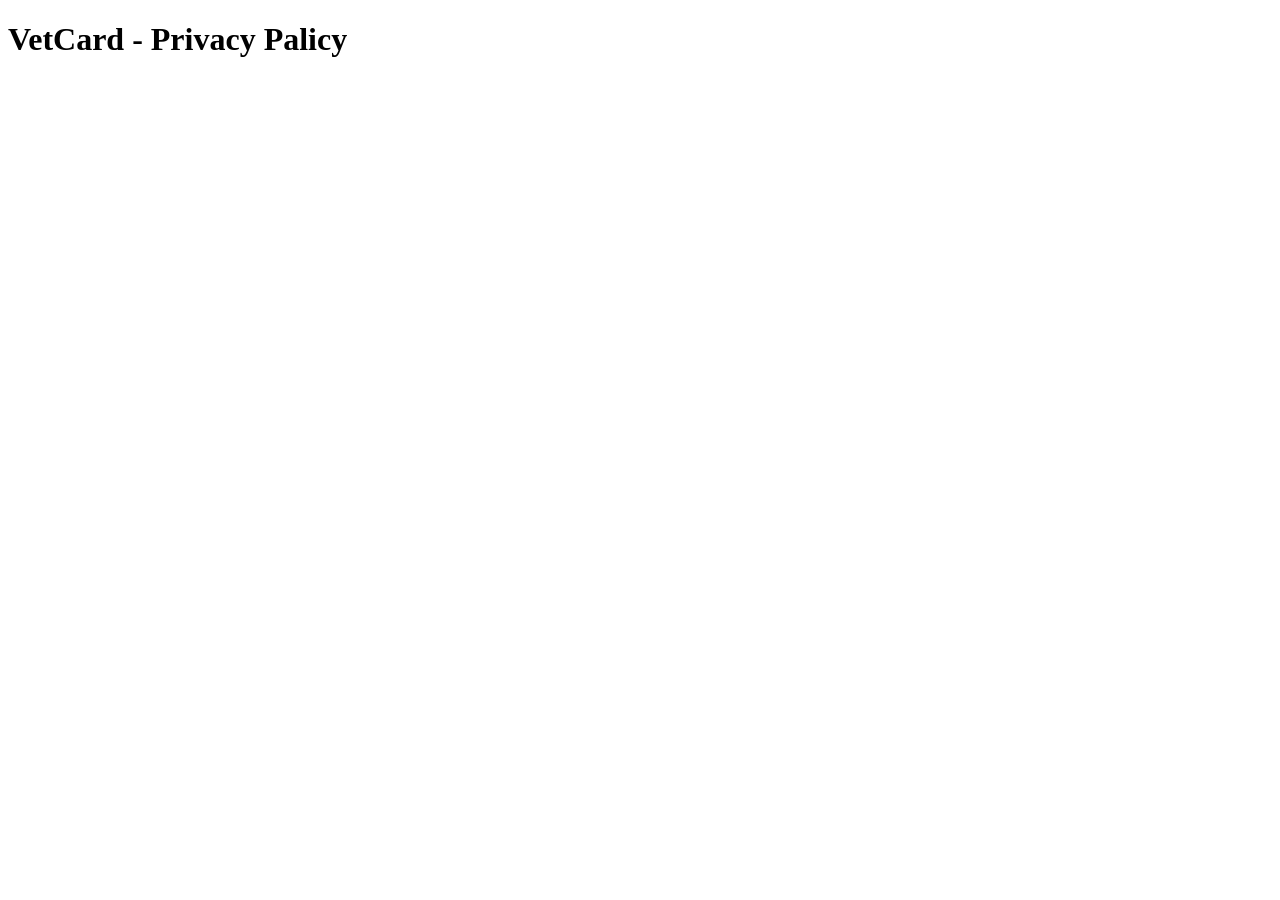
<file: privacy/index.html>
<!doctype html>
<html lang="en">
    <head>
        <meta charset="UTF-8" />
        <meta name="viewport" content="width=device-width, initial-scale=1" />
        <title>VetCard - Privacy Policy</title>
    </head>

    <body>
        <h1>VetCard - Privacy Palicy</h1>
    </body>
</html>
</file>
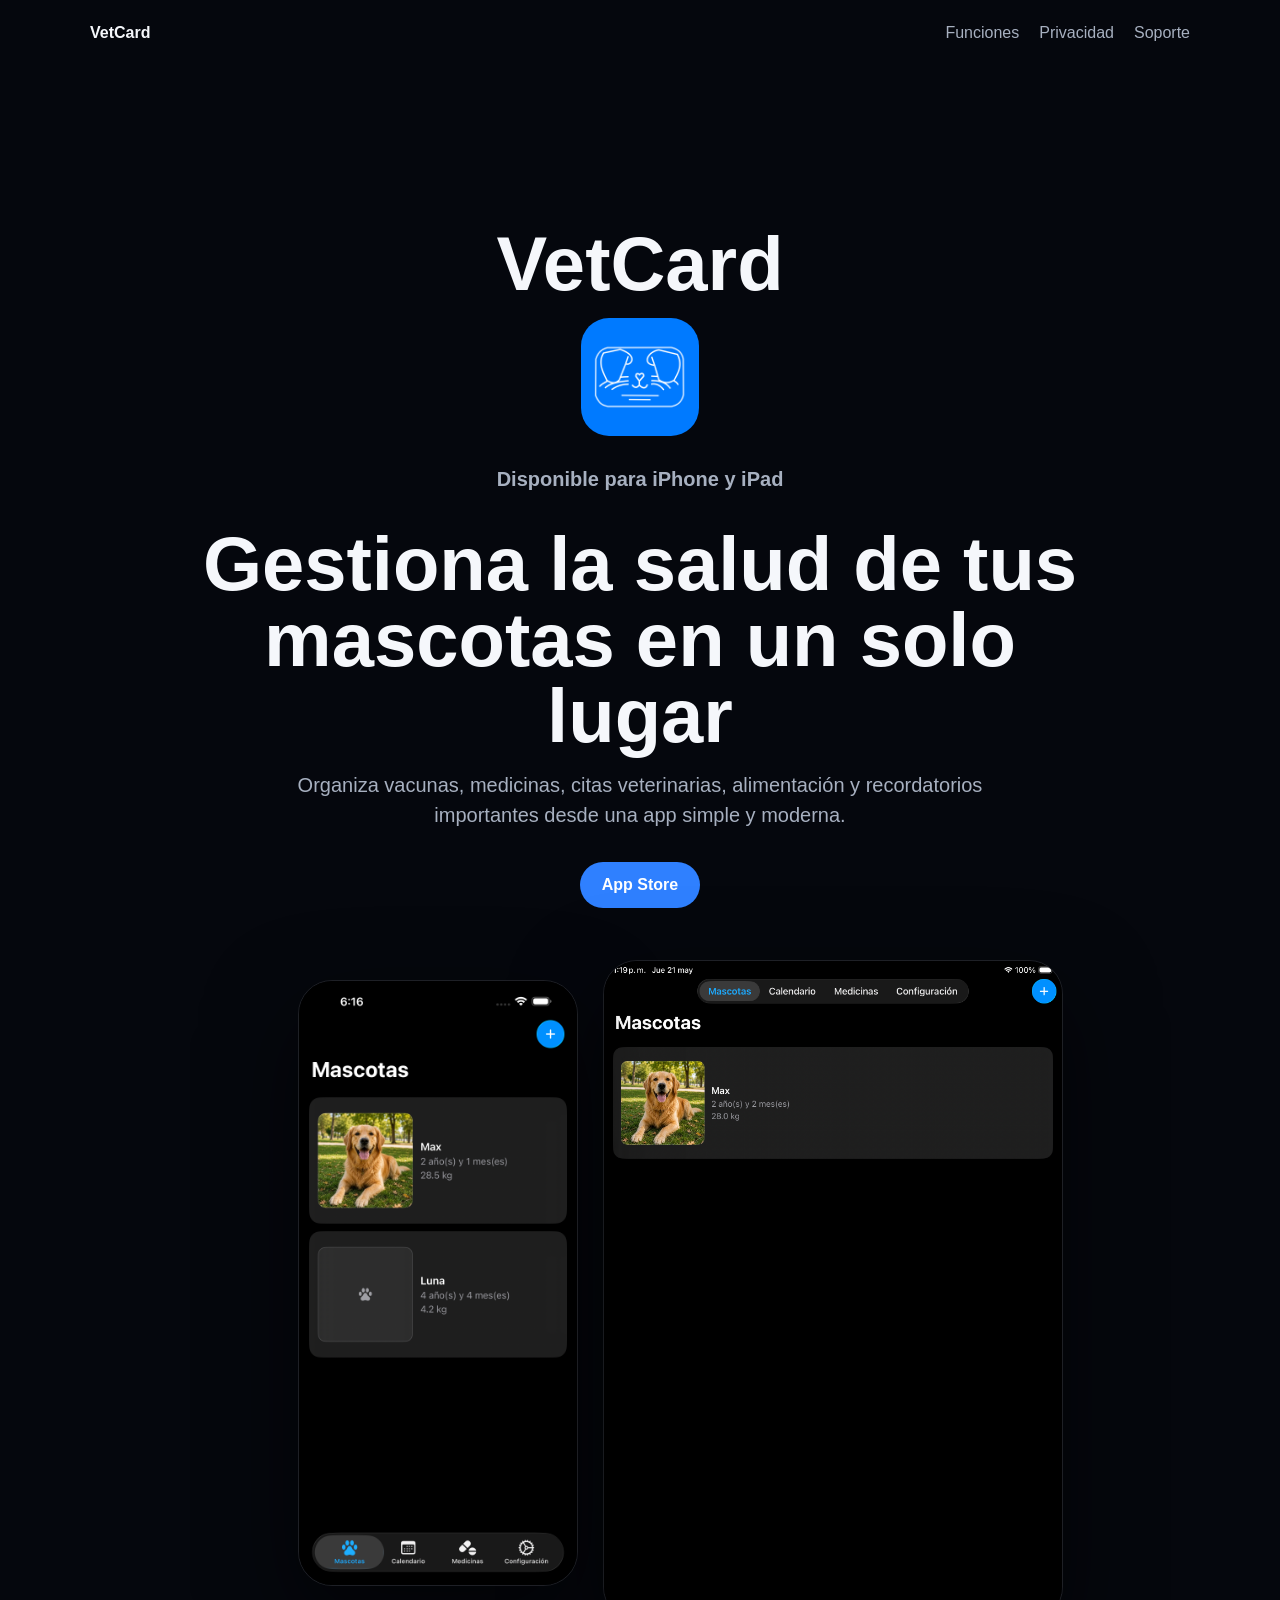
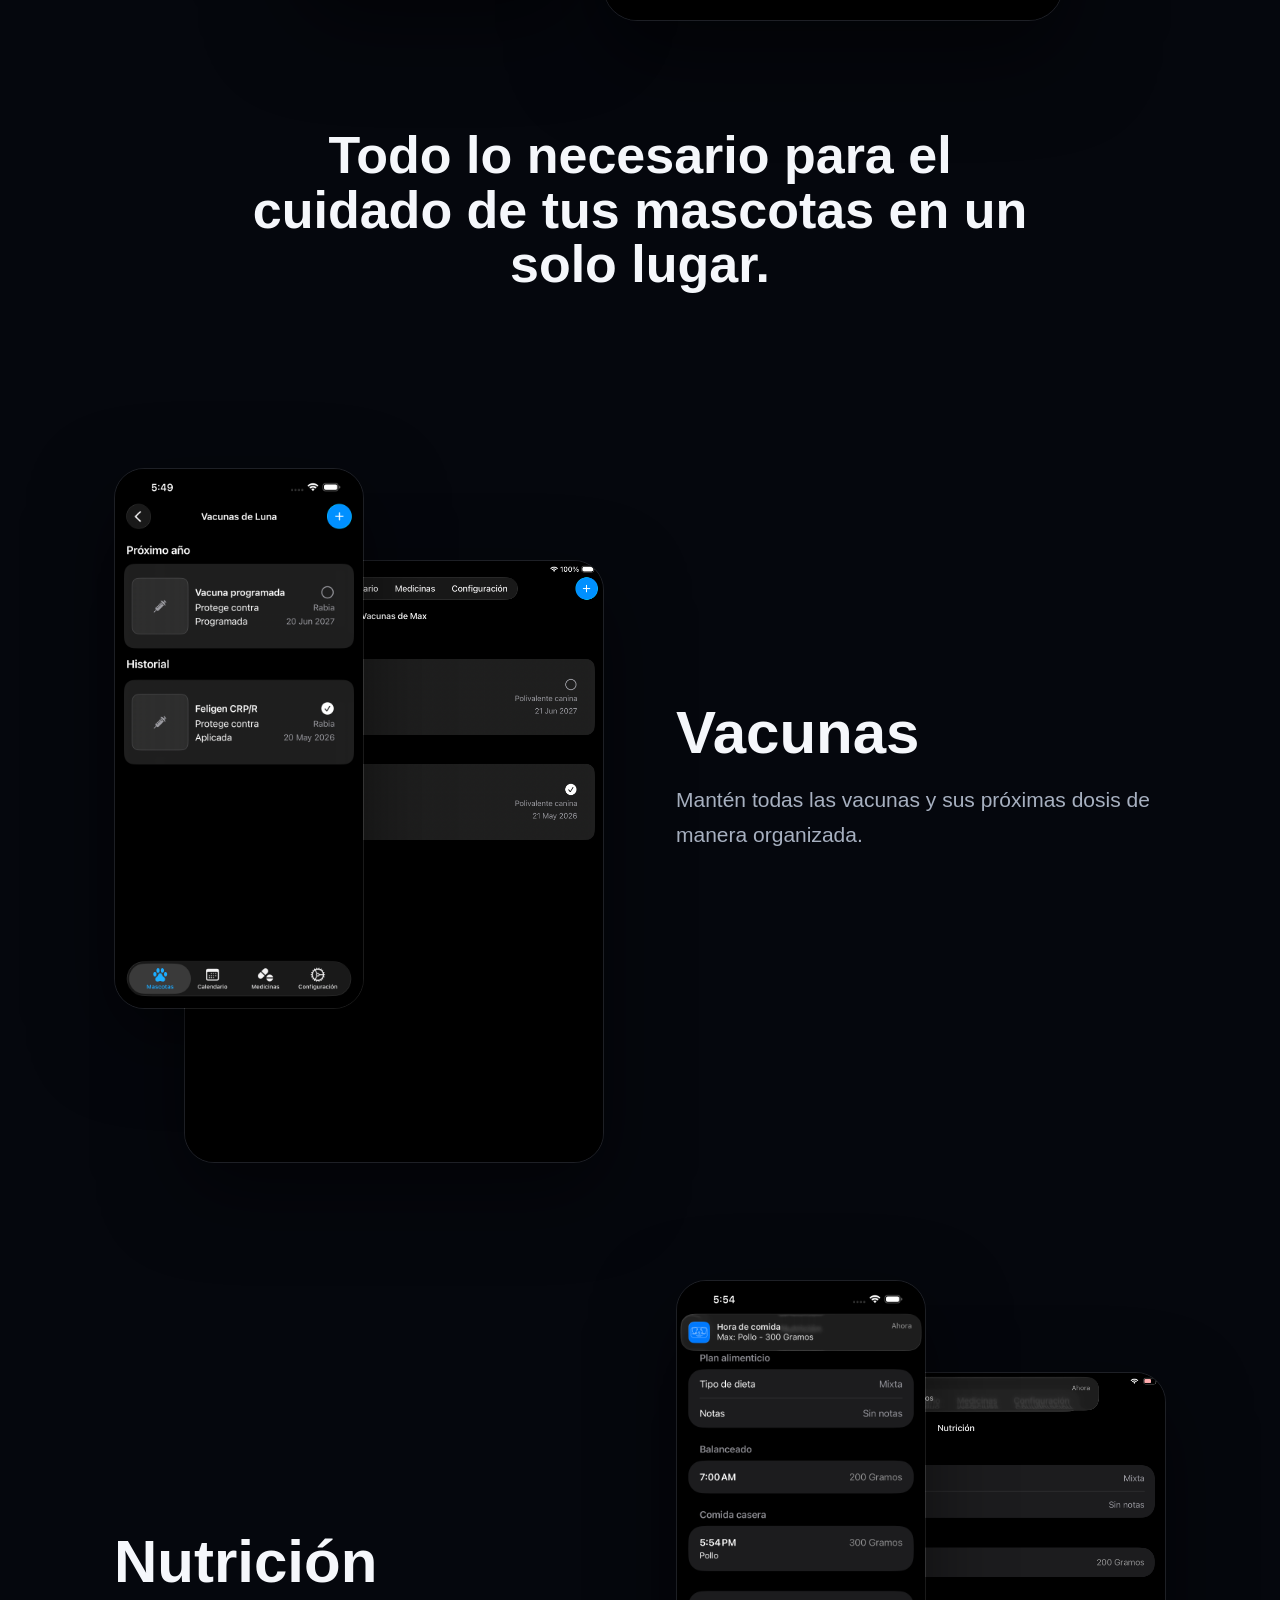
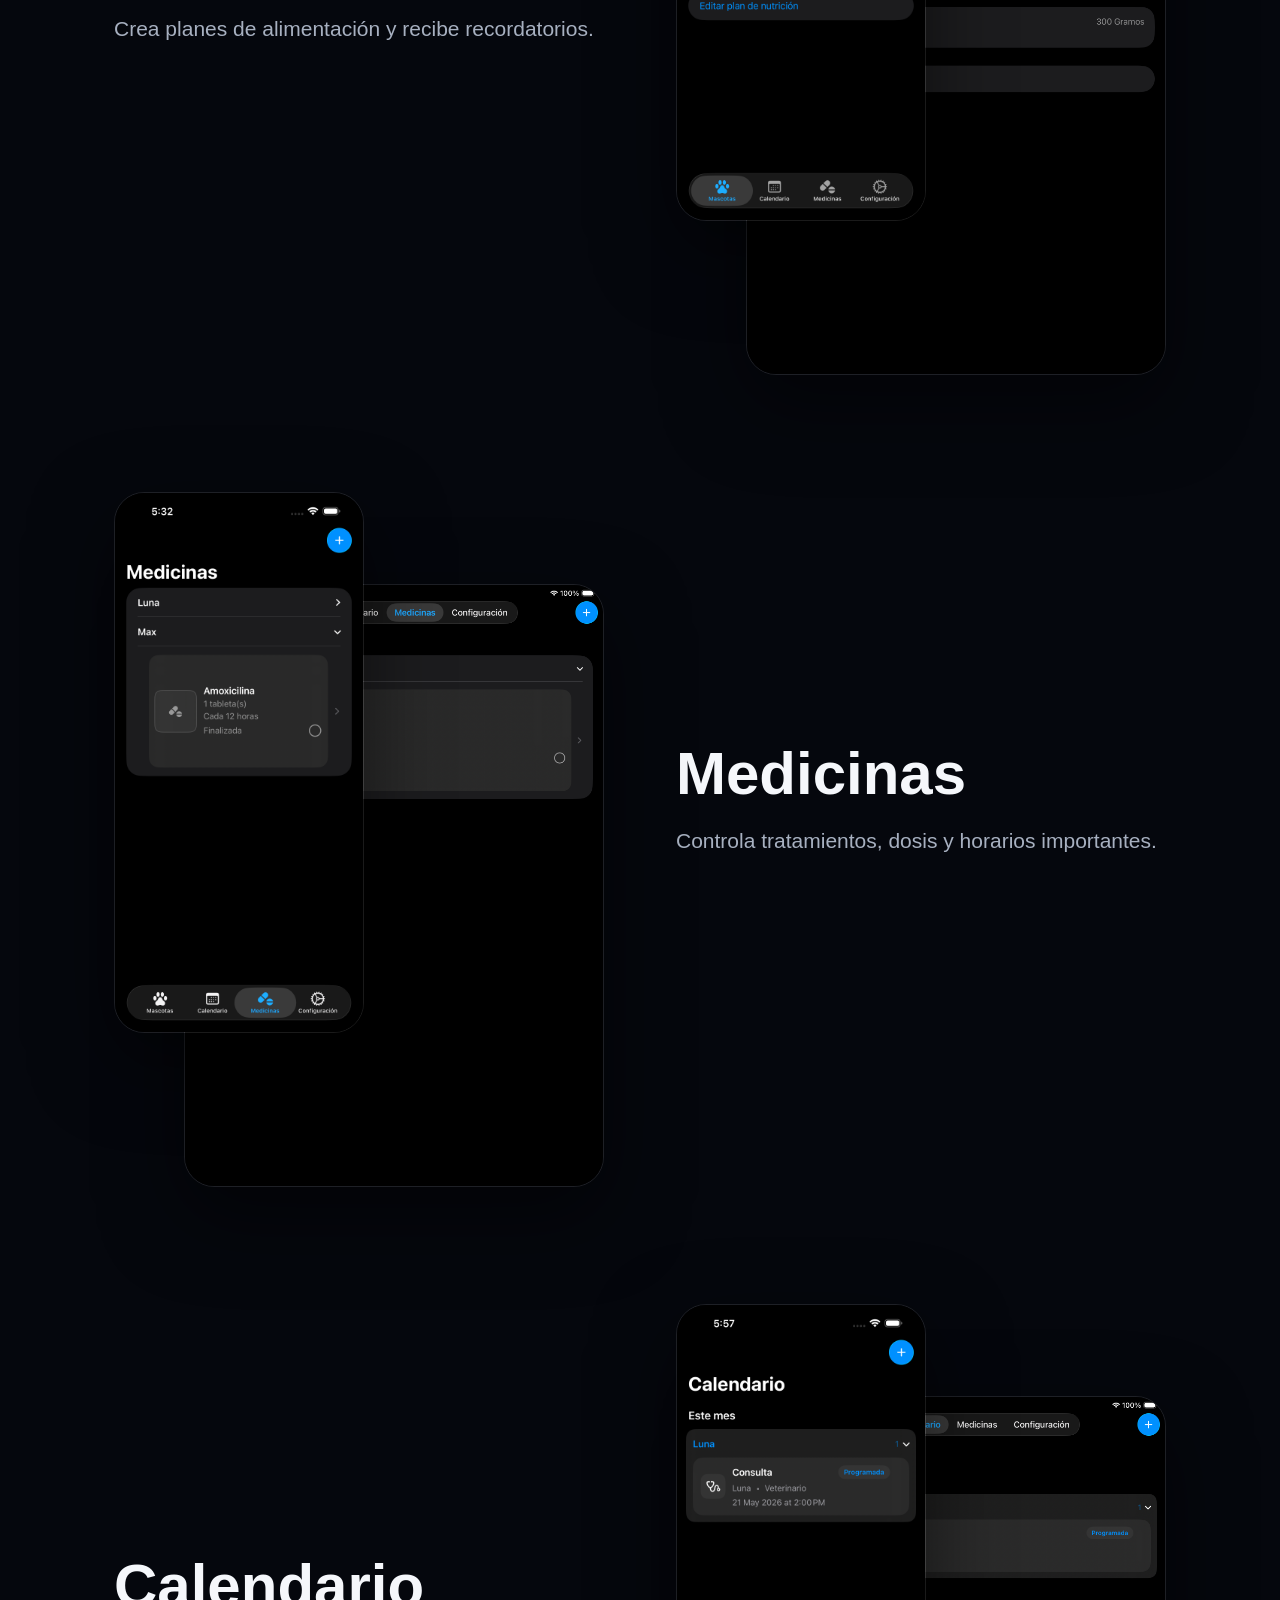
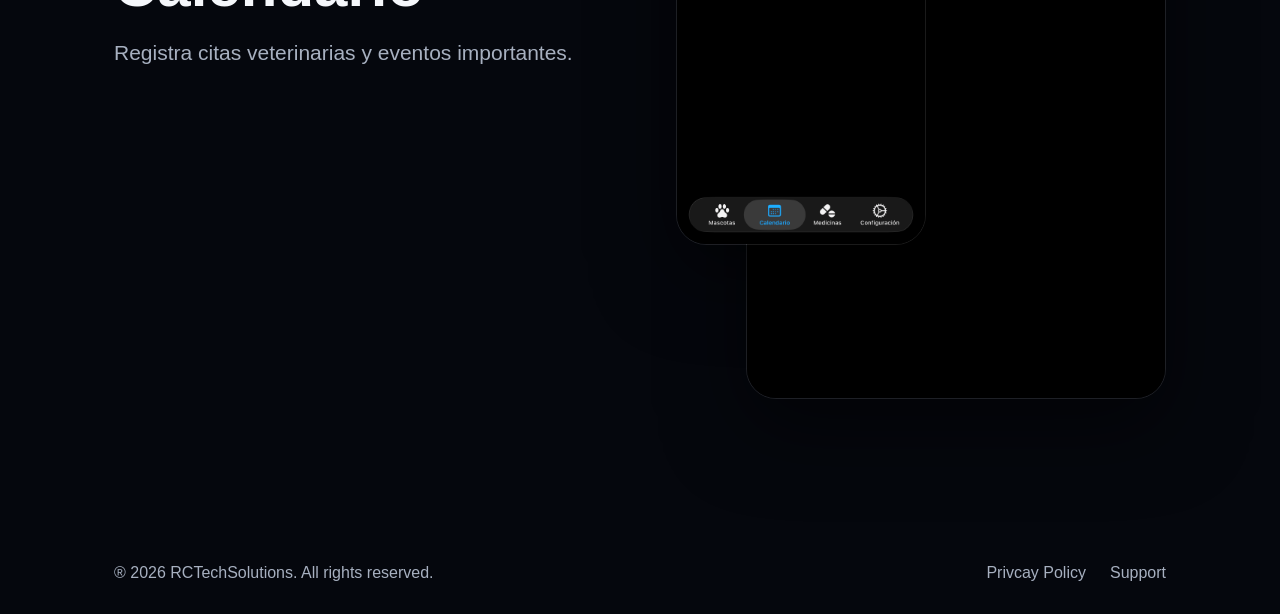
<file: VetCard/index.html>
<!doctype html>
<html lang="en">
    <head>
        <meta charset="UTF-8" />
        <meta name="viewport" content="width=device-width, initial-scale=1" />
        <title>VetCard</title>
        <link href="./styles.css" rel="stylesheet" />
        <meta
            name="description"
            content="VetCard te ayuda a organizar vacunas, medicinas, nutrición, citas y recordatorios de tus mascotas"
        />
    </head>

    <body>
        <header>
            <nav>
                <strong>VetCard</strong>
                <div>
                    <a href="#features">Funciones</a>
                    <a href="./privacy/">Privacidad</a>
                    <a href="mailto:rctechhelp.vetcard@outlook.com">Soporte</a>
                </div>
            </nav>
        </header>

        <main>
            <section class="hero">
                <h1>VetCard</h1>
                <img
                    class="hero-logo"
                    src="./assets/VetCardIcon.png"
                    alt="VetCard"
                />

                <p class="badge">Disponible para iPhone y iPad</p>

                <h1>Gestiona la salud de tus mascotas en un solo lugar</h1>

                <p class="hero-description">
                    Organiza vacunas, medicinas, citas veterinarias,
                    alimentación y recordatorios importantes desde una app
                    simple y moderna.
                </p>

                <a
                    class="button"
                    href="https://apps.apple.com/app/id6761550438"
                >
                    App Store
                </a>

                <div class="hero-screenshots">
                    <img
                        class="hero-phone"
                        src="./assets/1-Mascotas-iPhone.png"
                        alt="VetCard en iPhone"
                    />
                    <img
                        class="hero-tablet"
                        src="./assets/1-Mascotas-iPad.png"
                        alt="VetCard en iPad"
                    />
                </div>
            </section>

            <section id="features" class="features">
                <h2>
                    Todo lo necesario para el cuidado de tus mascotas en un solo
                    lugar.
                </h2>

                <article class="feature-row">
                    <div class="feature-images">
                        <img
                            src="./assets/2-Vacunas-iPhone.png"
                            alt="Vacunas en iPhone"
                        />
                        <img
                            src="./assets/2-Vacunas-iPad.png"
                            alt="Vacunas en iPad"
                        />
                    </div>

                    <div class="feature-text">
                        <h3>Vacunas</h3>
                        <p>
                            Mantén todas las vacunas y sus próximas dosis de
                            manera organizada.
                        </p>
                    </div>
                </article>

                <article class="feature-row reverse">
                    <div class="feature-images">
                        <img
                            src="./assets/3-Nutricion-iPhone.png"
                            alt="Nutrición en iPhone"
                        />
                        <img
                            src="./assets/3-Nutricion-iPad.png"
                            alt="Nutrición en iPad"
                        />
                    </div>

                    <div class="feature-text">
                        <h3>Nutrición</h3>
                        <p>
                            Crea planes de alimentación y recibe recordatorios.
                        </p>
                    </div>
                </article>

                <article class="feature-row">
                    <div class="feature-images">
                        <img
                            src="./assets/5-Medicinas-iPhone.png"
                            alt="Medicinas en iPhone"
                        />
                        <img
                            src="./assets/5-Medicinas-iPad.png"
                            alt="Medicinas en iPad"
                        />
                    </div>

                    <div class="feature-text">
                        <h3>Medicinas</h3>
                        <p>
                            Controla tratamientos, dosis y horarios importantes.
                        </p>
                    </div>
                </article>

                <article class="feature-row reverse">
                    <div class="feature-images">
                        <img
                            src="./assets/4-Citas-iPhone.png"
                            alt="Calendario en iPhone"
                        />
                        <img
                            src="./assets/4-Citas-iPad.png"
                            alt="Calendario en iPad"
                        />
                    </div>

                    <div class="feature-text">
                        <h3>Calendario</h3>
                        <p>
                            Registra citas veterinarias y eventos importantes.
                        </p>
                    </div>
                </article>
            </section>
        </main>
        <footer>
            <p>® 2026 RCTechSolutions. All rights reserved.</p>
            <div>
                <a href="./privacy/">Privcay Policy</a>
                <a href="mailto:rctechhelp.vetcard@outlook.com">Support</a>
            </div>
        </footer>
    </body>
</html>
</file>
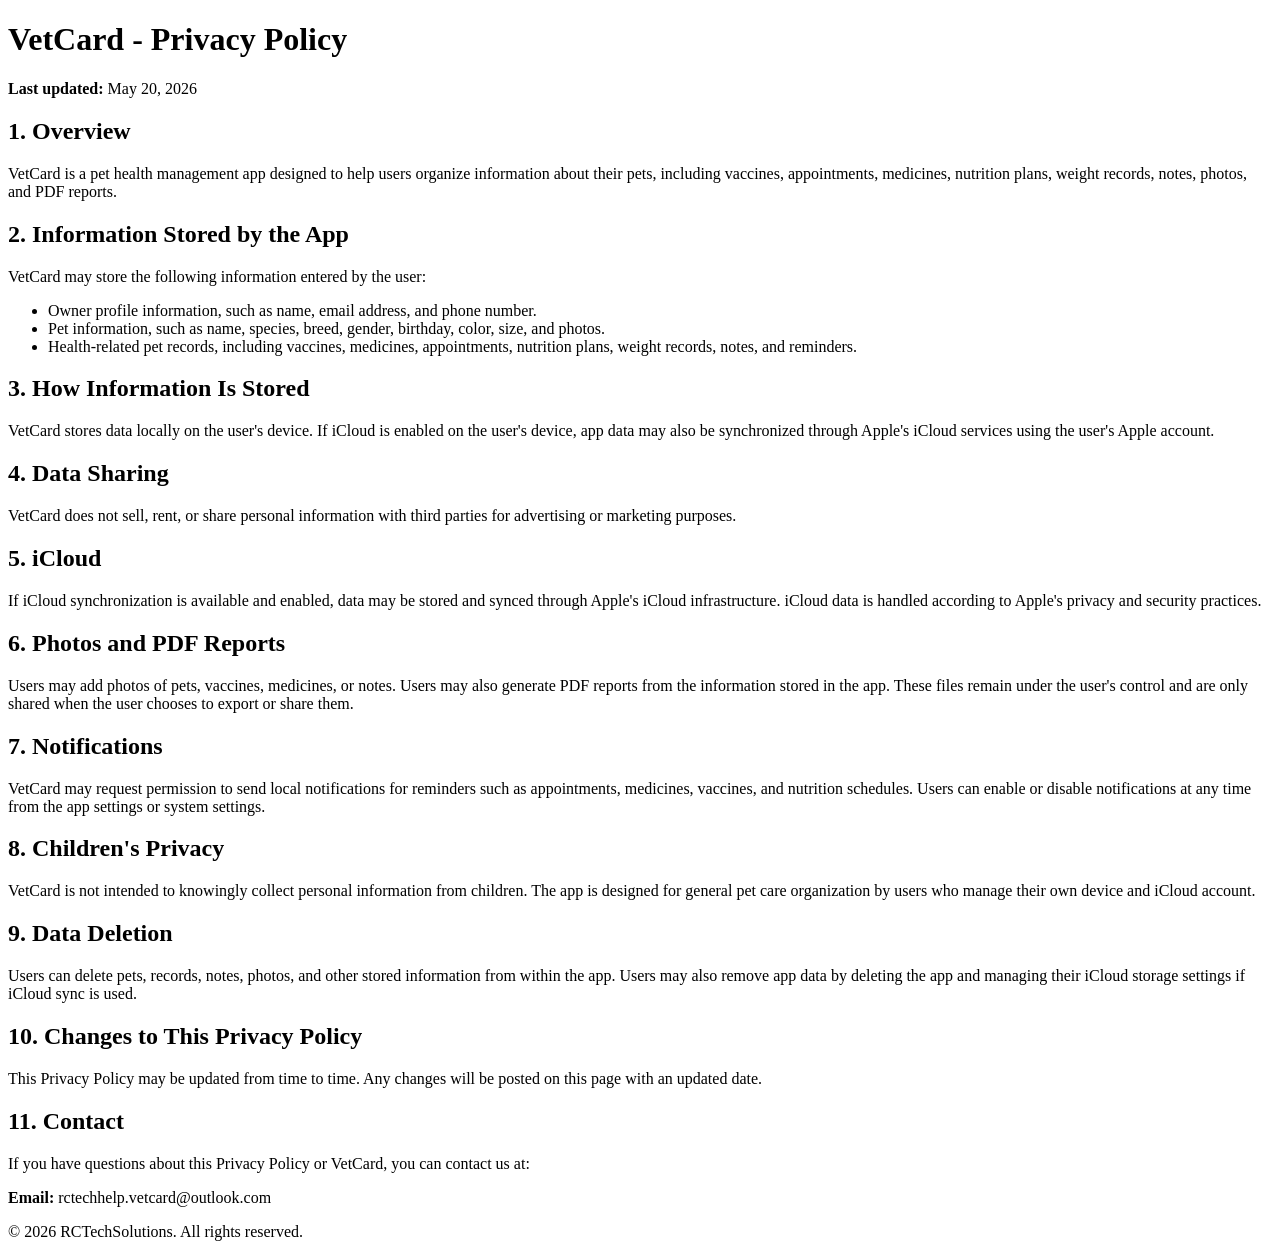
<file: VetCard/privacy/index.html>
<!doctype html>
<html lang="en">
    <head>
        <meta charset="UTF-8" />
        <meta name="viewport" content="width=device-width, initial-scale=1" />
        <title>VetCard - Privacy Policy</title>
    </head>

    <body>
        <h1>VetCard - Privacy Policy</h1>

        <p><strong>Last updated:</strong> May 20, 2026</p>

        <h2>1. Overview</h2>

        <p>
            VetCard is a pet health management app designed to help users
            organize information about their pets, including vaccines,
            appointments, medicines, nutrition plans, weight records, notes,
            photos, and PDF reports.
        </p>

        <h2>2. Information Stored by the App</h2>

        <p>VetCard may store the following information entered by the user:</p>

        <ul>
            <li>
                Owner profile information, such as name, email address, and
                phone number.
            </li>

            <li>
                Pet information, such as name, species, breed, gender, birthday,
                color, size, and photos.
            </li>

            <li>
                Health-related pet records, including vaccines, medicines,
                appointments, nutrition plans, weight records, notes, and
                reminders.
            </li>
        </ul>

        <h2>3. How Information Is Stored</h2>

        <p>
            VetCard stores data locally on the user's device. If iCloud is
            enabled on the user's device, app data may also be synchronized
            through Apple's iCloud services using the user's Apple account.
        </p>

        <h2>4. Data Sharing</h2>

        <p>
            VetCard does not sell, rent, or share personal information with
            third parties for advertising or marketing purposes.
        </p>

        <h2>5. iCloud</h2>

        <p>
            If iCloud synchronization is available and enabled, data may be
            stored and synced through Apple's iCloud infrastructure. iCloud data
            is handled according to Apple's privacy and security practices.
        </p>

        <h2>6. Photos and PDF Reports</h2>

        <p>
            Users may add photos of pets, vaccines, medicines, or notes. Users
            may also generate PDF reports from the information stored in the
            app. These files remain under the user's control and are only shared
            when the user chooses to export or share them.
        </p>

        <h2>7. Notifications</h2>

        <p>
            VetCard may request permission to send local notifications for
            reminders such as appointments, medicines, vaccines, and nutrition
            schedules. Users can enable or disable notifications at any time
            from the app settings or system settings.
        </p>

        <h2>8. Children's Privacy</h2>

        <p>
            VetCard is not intended to knowingly collect personal information
            from children. The app is designed for general pet care organization
            by users who manage their own device and iCloud account.
        </p>

        <h2>9. Data Deletion</h2>

        <p>
            Users can delete pets, records, notes, photos, and other stored
            information from within the app. Users may also remove app data by
            deleting the app and managing their iCloud storage settings if
            iCloud sync is used.
        </p>

        <h2>10. Changes to This Privacy Policy</h2>

        <p>
            This Privacy Policy may be updated from time to time. Any changes
            will be posted on this page with an updated date.
        </p>

        <h2>11. Contact</h2>

        <p>
            If you have questions about this Privacy Policy or VetCard, you can
            contact us at:
        </p>

        <p><strong>Email:</strong> rctechhelp.vetcard@outlook.com</p>

        <p>© 2026 RCTechSolutions. All rights reserved.</p>
    </body>
</html>
</file>
<file: VetCard/styles.css>
:root {
    --bg: #05070d;
    --card: #101522;
    --text: #f5f7fb;
    --muted: #a7b0c0;
    --blue: #2f80ff;
    --border: rgba(255, 255, 255, 0.1);
}

* {
    box-sizing: border-box;
}

body {
    margin: 0;
    font-family: -apple-system, BlinkMacSystemFont, "Segoe UI", sans-serif;
    background: var(--bg);
    color: var(--text);
}

a {
    color: inherit;
    text-decoration: none;
}

header {
    padding: 24px;
}

nav {
    max-width: 1100px;
    margin: 0 auto;
    display: flex;
    justify-content: space-between;
    align-items: center;
}

nav div {
    display: flex;
    gap: 20px;
    color: var(--muted);
}

main {
    max-width: 1100px;
    margin: 0 auto;
    padding: 64px 24px;
}

.hero {
    text-align: center;
    padding: 80px 0;
}

.badge {
    color: var(--blue);
    font-weight: 600;
}

h1 {
    font-size: clamp(42px, 7vw, 76px);
    line-height: 1;
    margin: 16px auto;
    max-width: 900px;
}

.hero p {
    max-width: 720px;
    margin: 0 auto 32px;
    color: var(--muted);
    font-size: 20px;
    line-height: 1.5;
}

.button {
    display: inline-block;
    background: var(--blue);
    color: white;
    padding: 14px 22px;
    border-radius: 999px;
    font-weight: 700;
}

.features {
    padding: 48px 0;
}

.grid {
    display: grid;
    grid-template-columns: repeat(4, 1fr);
    gap: 16px;
    margin-top: 32px;
}

footer {
    max-width: 1100px;
    margin: 0 auto;
    padding: 32px 24px;
    color: var(--muted);
    display: flex;
    justify-content: space-between;
    align-items: center;
    gap: 24px;
    flex-wrap: wrap;
}

footer p {
    margin: 0;
}

footer div {
    display: flex;
    gap: 24px;
    align-items: center;
}

@media (max-width: 800px) {
    nav {
        align-items: flex-start;
        gap: 16px;
        flex-direction: column;
    }

    .grid {
        grid-template-columns: 1fr;
    }

    .hero {
        text-align: left;
        padding: 48px 0;
    }

    .hero p {
        margin-left: 0;
    }
}

.hero-logo {
    width: 118px;
    height: 118px;
    border-radius: 28px;
    margin-bottom: 24px;
}

.hero-description {
    max-width: 720px;
    margin: 0 auto 32px;
    color: var(--muted);
    font-size: 20px;
    line-height: 1.5;
}

.hero-screenshots {
    position: relative;
    max-width: 900px;
    height: 620px;
    margin: 72px auto 0;
}

.hero-screenshots img {
    position: absolute;
    border-radius: 34px;
    border: 1px solid var(--border);
    box-shadow: 0 34px 90px rgba(0, 0, 0, 0.55);
}

.hero-phone {
    width: 280px;
    left: 12%;
    top: 0;
    z-index: 2;
}

.hero-tablet {
    width: 460px;
    right: 3%;
    top: -20px;
    z-index: 1;
}

.features h2 {
    max-width: 800px;
    font-size: clamp(34px, 5vw, 52px);
    line-height: 1.05;
    margin: 0 auto 80px;
    text-align: center;
}

.feature-row {
    display: grid;
    grid-template-columns: 1fr 1fr;
    gap: 72px;
    align-items: center;
    padding: 96px 0;
}

.feature-row.reverse .feature-images {
    order: 2;
}

.feature-row.reverse .feature-text {
    order: 1;
}

.feature-images {
    position: relative;
    min-height: 620px;
}

.feature-images img {
    position: absolute;
    border-radius: 30px;
    border: 1px solid var(--border);
    box-shadow: 0 28px 80px rgba(0, 0, 0, 0.5);
}

.feature-images img:first-child {
    width: 250px;
    left: 0;
    top: 0;
    z-index: 2;
}

.feature-images img:last-child {
    width: 420px;
    right: 0;
    top: 92px;
    z-index: 1;
}

.feature-text h3 {
    font-size: clamp(38px, 5vw, 60px);
    line-height: 1;
    margin: 0 0 20px;
}

.feature-text p {
    color: var(--muted);
    font-size: 21px;
    line-height: 1.65;
    margin: 0;
}

@media (max-width: 900px) {
    .hero {
        text-align: center;
    }

    .hero-description {
        font-size: 18px;
    }

    .hero-screenshots {
        height: auto;
        display: grid;
        gap: 24px;
        margin-top: 48px;
    }

    .hero-screenshots img {
        position: static;
        width: 100%;
    }

    .hero-phone {
        max-width: 330px;
        justify-self: center;
    }

    .hero-tablet {
        display: none;
    }

    .features h2 {
        margin-bottom: 40px;
    }

    .feature-row,
    .feature-row.reverse {
        display: flex;
        flex-direction: column;
        gap: 32px;
        padding: 64px 0;
    }

    .feature-row .feature-text,
    .feature-row.reverse .feature-text {
        order: 1 !important;
    }

    .feature-row .feature-images,
    .feature-row.reverse .feature-images {
        order: 2 !important;
        min-height: auto;
        display: grid;
        justify-items: center;
    }

    .feature-images img {
        position: static;
    }

    .feature-images img:first-child {
        width: min(100%, 330px) !important;
    }

    .feature-images img:last-child {
        display: none;
    }
}
</file>
